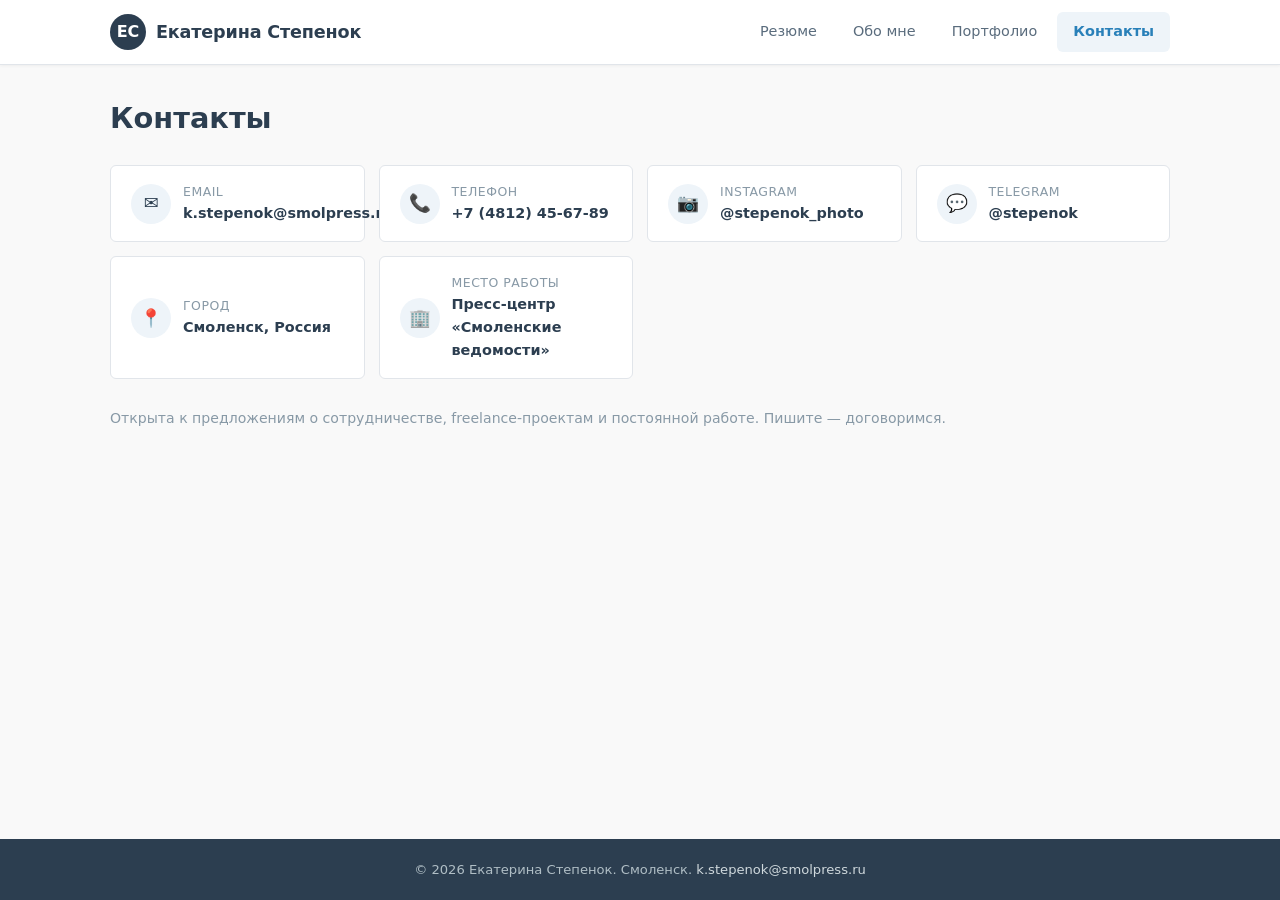
<file: contacts.html>
<!DOCTYPE html>
<html lang="ru">
<head>
    <meta charset="UTF-8">
    <meta name="viewport" content="width=device-width, initial-scale=1.0">
    <meta name="description" content="Контакты Екатерины Степенок — журналиста и фотографа из Смоленска.">
    <title>Контакты — Екатерина Степенок</title>
    <link rel="stylesheet" href="css/style.css">
</head>
<body>

    <header class="header">
        <div class="header__inner">
            <a href="index.html" class="header__logo">
                <span class="header__logo-icon">ЕС</span>
                Екатерина Степенок
            </a>
            <button class="burger" aria-label="Меню">
                <span></span><span></span><span></span>
            </button>
            <nav class="nav">
                <a href="index.html" class="nav__link">Резюме</a>
                <a href="about.html" class="nav__link">Обо мне</a>
                <a href="portfolio.html" class="nav__link">Портфолио</a>
                <a href="contacts.html" class="nav__link active">Контакты</a>
            </nav>
        </div>
    </header>

    <main class="main">

        <h1 style="font-size:1.8rem;font-weight:700;margin-bottom:24px;">Контакты</h1>

        <div class="contacts-grid">
            <a href="mailto:k.stepenok@smolpress.ru" class="contact-card">
                <span class="contact-card__icon">✉</span>
                <div>
                    <div class="contact-card__label">Email</div>
                    <div class="contact-card__value">k.stepenok@smolpress.ru</div>
                </div>
            </a>
            <a href="tel:+74812456789" class="contact-card">
                <span class="contact-card__icon">📞</span>
                <div>
                    <div class="contact-card__label">Телефон</div>
                    <div class="contact-card__value">+7 (4812) 45-67-89</div>
                </div>
            </a>
            <a href="#" class="contact-card">
                <span class="contact-card__icon">📷</span>
                <div>
                    <div class="contact-card__label">Instagram</div>
                    <div class="contact-card__value">@stepenok_photo</div>
                </div>
            </a>
            <a href="#" class="contact-card">
                <span class="contact-card__icon">💬</span>
                <div>
                    <div class="contact-card__label">Telegram</div>
                    <div class="contact-card__value">@stepenok</div>
                </div>
            </a>
            <a href="#" class="contact-card">
                <span class="contact-card__icon">📍</span>
                <div>
                    <div class="contact-card__label">Город</div>
                    <div class="contact-card__value">Смоленск, Россия</div>
                </div>
            </a>
            <div class="contact-card">
                <span class="contact-card__icon">🏢</span>
                <div>
                    <div class="contact-card__label">Место работы</div>
                    <div class="contact-card__value">Пресс-центр «Смоленские ведомости»</div>
                </div>
            </div>
        </div>

        <p style="margin-top:28px;color:var(--text-muted);font-size:0.88rem;">
            Открыта к предложениям о сотрудничестве, freelance-проектам и постоянной работе. Пишите — договоримся.
        </p>

    </main>

    <footer class="footer">
        <p>© 2026 Екатерина Степенок. Смоленск. <a href="mailto:k.stepenok@smolpress.ru">k.stepenok@smolpress.ru</a></p>
    </footer>

    <script src="js/main.js"></script>
</body>
</html>
</file>
<file: css/style.css>
/* ============================================================
   Резюме Екатерины Степенок — Корпоративный стиль
   ============================================================ */

:root {
    /* Цвета */
    --primary: #2c3e50;
    --primary-light: #34495e;
    --accent: #2980b9;
    --accent-hover: #1a6a9f;
    --gold: #c09550;
    --gold-light: #f8f4ed;
    --bg: #f9f9f9;
    --white: #ffffff;
    --text: #2c3e50;
    --text-light: #5a6c7d;
    --text-muted: #8899a6;
    --border: #e1e5ea;
    --border-light: #edf1f5;
    --success: #27ae60;
    --shadow-sm: 0 1px 3px rgba(0, 0, 0, 0.05);
    --shadow: 0 2px 8px rgba(0, 0, 0, 0.07);
    --shadow-lg: 0 8px 30px rgba(0, 0, 0, 0.1);
    --radius: 6px;
    --radius-lg: 10px;
    --transition: 0.25s ease;
    --font: 'Segoe UI', system-ui, -apple-system, sans-serif;
    --max-width: 1100px;
}

/* Сброс */
*,
*::before,
*::after {
    margin: 0;
    padding: 0;
    box-sizing: border-box;
}

html {
    scroll-behavior: smooth;
}

body {
    font-family: var(--font);
    background: var(--bg);
    color: var(--text);
    line-height: 1.6;
    -webkit-font-smoothing: antialiased;
    min-height: 100vh;
    display: flex;
    flex-direction: column;
}

/* ==================== ШАПКА ==================== */
.header {
    background: var(--white);
    border-bottom: 1px solid var(--border);
    position: sticky;
    top: 0;
    z-index: 100;
    box-shadow: var(--shadow-sm);
}

.header__inner {
    max-width: var(--max-width);
    margin: 0 auto;
    padding: 0 20px;
    display: flex;
    align-items: center;
    justify-content: space-between;
    height: 64px;
}

.header__logo {
    display: flex;
    align-items: center;
    gap: 10px;
    text-decoration: none;
    color: var(--primary);
    font-weight: 700;
    font-size: 1.1rem;
    letter-spacing: -0.01em;
}

.header__logo-icon {
    width: 36px;
    height: 36px;
    background: var(--primary);
    color: #fff;
    border-radius: 50%;
    display: flex;
    align-items: center;
    justify-content: center;
    font-size: 1rem;
    font-weight: 700;
    flex-shrink: 0;
}

/* Навигация */
.nav {
    display: flex;
    gap: 4px;
}

.nav__link {
    padding: 8px 16px;
    text-decoration: none;
    color: var(--text-light);
    font-weight: 500;
    font-size: 0.9rem;
    border-radius: var(--radius);
    transition: all var(--transition);
}

.nav__link:hover {
    color: var(--accent);
    background: #f5f8fb;
}

.nav__link.active {
    color: var(--accent);
    background: #eef4f9;
    font-weight: 600;
}

/* Бургер */
.burger {
    display: none;
    flex-direction: column;
    gap: 5px;
    cursor: pointer;
    padding: 4px;
    background: none;
    border: none;
}

.burger span {
    width: 24px;
    height: 2px;
    background: var(--primary);
    border-radius: 2px;
    transition: all var(--transition);
}

/* ==================== ОСНОВНОЙ КОНТЕНТ ==================== */
.main {
    flex: 1;
    max-width: var(--max-width);
    margin: 0 auto;
    padding: 30px 20px 60px;
    width: 100%;
}

/* ==================== ГЕРОЙ (главная) ==================== */
.hero {
    display: grid;
    grid-template-columns: 280px 1fr;
    gap: 36px;
    align-items: start;
    margin-bottom: 40px;
}

.hero__photo-wrap {
    position: sticky;
    top: 84px;
}

.hero__photo {
    width: 100%;
    aspect-ratio: 3/4;
    object-fit: cover;
    border-radius: var(--radius-lg);
    box-shadow: var(--shadow-lg);
    background: #e8ecf0;
    transition: transform var(--transition);
}

.hero__photo:hover {
    transform: scale(1.02);
}

.hero__content h1 {
    font-size: 2.2rem;
    font-weight: 700;
    letter-spacing: -0.03em;
    color: var(--primary);
    margin-bottom: 4px;
}

.hero__subtitle {
    font-size: 1.05rem;
    color: var(--accent);
    font-weight: 600;
    margin-bottom: 6px;
}

.hero__meta {
    font-size: 0.88rem;
    color: var(--text-muted);
    display: flex;
    gap: 16px;
    flex-wrap: wrap;
    margin-bottom: 20px;
}

.hero__divider {
    width: 50px;
    height: 3px;
    background: var(--gold);
    border-radius: 2px;
    margin-bottom: 18px;
}

.hero__text {
    font-size: 0.95rem;
    color: var(--text-light);
    line-height: 1.75;
    max-width: 560px;
}

/* Блок с быстрыми фактами */
.quick-facts {
    display: grid;
    grid-template-columns: repeat(auto-fit, minmax(150px, 1fr));
    gap: 14px;
    margin-top: 24px;
}

.quick-fact {
    background: var(--white);
    border: 1px solid var(--border);
    border-radius: var(--radius);
    padding: 16px;
    text-align: center;
    transition: all var(--transition);
}

.quick-fact:hover {
    box-shadow: var(--shadow);
    border-color: #d0d8e0;
    transform: translateY(-1px);
}

.quick-fact__num {
    font-size: 1.6rem;
    font-weight: 700;
    color: var(--accent);
}

.quick-fact__label {
    font-size: 0.78rem;
    color: var(--text-muted);
    text-transform: uppercase;
    letter-spacing: 0.04em;
    margin-top: 2px;
}

/* ==================== СЕКЦИИ ==================== */
.section {
    margin-bottom: 36px;
}

.section__title {
    font-size: 1.1rem;
    font-weight: 700;
    text-transform: uppercase;
    letter-spacing: 0.05em;
    color: var(--primary);
    margin-bottom: 16px;
    padding-bottom: 10px;
    border-bottom: 2px solid var(--border-light);
    display: flex;
    align-items: center;
    gap: 10px;
}

.section__title-icon {
    width: 8px;
    height: 8px;
    background: var(--accent);
    border-radius: 50%;
    flex-shrink: 0;
}

/* Карточка */
.card {
    background: var(--white);
    border: 1px solid var(--border);
    border-radius: var(--radius-lg);
    padding: 24px 28px;
    box-shadow: var(--shadow-sm);
    transition: all var(--transition);
}

.card:hover {
    box-shadow: var(--shadow);
}

/* ==================== ОПЫТ РАБОТЫ ==================== */
.experience-list {
    display: flex;
    flex-direction: column;
    gap: 14px;
}

.exp-item {
    padding: 18px 20px;
    background: #fafbfc;
    border-left: 3px solid var(--accent);
    border-radius: 0 var(--radius) var(--radius) 0;
    transition: all var(--transition);
}

.exp-item:hover {
    background: #f5f8fb;
    transform: translateX(3px);
}

.exp-item__header {
    display: flex;
    justify-content: space-between;
    align-items: baseline;
    flex-wrap: wrap;
    gap: 8px;
}

.exp-item__role {
    font-weight: 700;
    font-size: 1rem;
}

.exp-item__date {
    font-size: 0.8rem;
    color: var(--accent);
    font-weight: 600;
    white-space: nowrap;
}

.exp-item__company {
    font-size: 0.88rem;
    color: var(--text-light);
    font-weight: 500;
}

.exp-item__desc {
    font-size: 0.85rem;
    color: var(--text-muted);
    margin-top: 4px;
}

/* ==================== НАВЫКИ ==================== */
.skills-grid {
    display: grid;
    grid-template-columns: repeat(auto-fit, minmax(200px, 1fr));
    gap: 12px;
}

.skill-item {
    display: flex;
    align-items: center;
    gap: 10px;
    padding: 10px 14px;
    background: #fafbfc;
    border-radius: var(--radius);
    font-weight: 600;
    font-size: 0.88rem;
    transition: all var(--transition);
    cursor: default;
}

.skill-item:hover {
    background: #eef4f9;
    transform: translateX(3px);
}

.skill-item__dot {
    width: 8px;
    height: 8px;
    border-radius: 50%;
    background: var(--accent);
    flex-shrink: 0;
}

/* ==================== ПОРТФОЛИО ==================== */
.portfolio-grid {
    display: grid;
    grid-template-columns: repeat(auto-fit, minmax(280px, 1fr));
    gap: 18px;
}

.portfolio-card {
    background: var(--white);
    border: 1px solid var(--border);
    border-radius: var(--radius-lg);
    overflow: hidden;
    transition: all var(--transition);
}

.portfolio-card:hover {
    box-shadow: var(--shadow-lg);
    transform: translateY(-3px);
}

.portfolio-card__img {
    width: 100%;
    height: 200px;
    object-fit: cover;
    background: #e8ecf0;
}

.portfolio-card__body {
    padding: 16px 20px;
}

.portfolio-card__title {
    font-weight: 700;
    font-size: 0.95rem;
}

.portfolio-card__desc {
    font-size: 0.82rem;
    color: var(--text-muted);
    margin-top: 4px;
}

.portfolio-card__tags {
    display: flex;
    gap: 6px;
    flex-wrap: wrap;
    margin-top: 8px;
}

.portfolio-card__tag {
    font-size: 0.72rem;
    background: #eef4f9;
    color: var(--accent);
    padding: 3px 10px;
    border-radius: 50px;
    font-weight: 600;
}

/* ==================== КОНТАКТЫ ==================== */
.contacts-grid {
    display: grid;
    grid-template-columns: repeat(auto-fit, minmax(220px, 1fr));
    gap: 14px;
}

.contact-card {
    display: flex;
    align-items: center;
    gap: 12px;
    padding: 16px 20px;
    background: var(--white);
    border: 1px solid var(--border);
    border-radius: var(--radius);
    text-decoration: none;
    color: var(--text);
    transition: all var(--transition);
}

.contact-card:hover {
    border-color: var(--accent);
    box-shadow: var(--shadow);
    transform: translateY(-1px);
}

.contact-card__icon {
    width: 40px;
    height: 40px;
    border-radius: 50%;
    background: #eef4f9;
    display: flex;
    align-items: center;
    justify-content: center;
    font-size: 1.1rem;
    flex-shrink: 0;
    transition: all var(--transition);
}

.contact-card:hover .contact-card__icon {
    background: var(--accent);
    color: #fff;
}

.contact-card__label {
    font-size: 0.78rem;
    color: var(--text-muted);
    text-transform: uppercase;
    letter-spacing: 0.04em;
}

.contact-card__value {
    font-weight: 600;
    font-size: 0.9rem;
}

/* ==================== СТРАНИЦА "ОБО МНЕ" ==================== */
.about-layout {
    display: grid;
    grid-template-columns: 1fr 1fr;
    gap: 24px;
}

.about-full {
    grid-column: 1 / -1;
}

/* ==================== ФУТЕР ==================== */
.footer {
    background: var(--primary);
    color: #b0bec5;
    text-align: center;
    padding: 20px;
    font-size: 0.82rem;
    margin-top: auto;
}

.footer a {
    color: #cfd8dc;
    text-decoration: none;
}

.footer a:hover {
    color: #fff;
}

/* ==================== АДАПТИВ ==================== */
@media (max-width: 768px) {
    .hero {
        grid-template-columns: 1fr;
    }
    .hero__photo-wrap {
        position: static;
        max-width: 240px;
        margin: 0 auto;
    }
    .hero__content h1 {
        font-size: 1.7rem;
    }
    .about-layout {
        grid-template-columns: 1fr;
    }
    .nav {
        display: none;
        flex-direction: column;
        position: absolute;
        top: 64px;
        left: 0;
        right: 0;
        background: var(--white);
        border-bottom: 1px solid var(--border);
        padding: 8px 20px;
        box-shadow: var(--shadow);
    }
    .nav.open {
        display: flex;
    }
    .burger {
        display: flex;
    }
    .header__inner {
        padding: 0 16px;
    }
}

/* ==================== ДОПОЛНИТЕЛЬНЫЕ БЛОКИ РЕЗЮМЕ ==================== */

/* Сертификаты */
.cert-list {
    display: grid;
    grid-template-columns: repeat(auto-fit, minmax(240px, 1fr));
    gap: 12px;
}
.cert-item {
    display: flex;
    align-items: center;
    gap: 12px;
    padding: 14px 16px;
    background: #fafbfc;
    border: 1px solid var(--border);
    border-radius: var(--radius);
    transition: all var(--transition);
}
.cert-item:hover {
    box-shadow: var(--shadow);
    border-color: #d0d8e0;
}
.cert-item__icon {
    font-size: 1.4rem;
    flex-shrink: 0;
}
.cert-item__info h4 {
    font-weight: 700;
    font-size: 0.9rem;
}
.cert-item__info p {
    font-size: 0.78rem;
    color: var(--text-muted);
}

/* Публикации */
.publications-list {
    display: flex;
    flex-direction: column;
    gap: 6px;
}
.pub-item {
    padding: 10px 14px;
    font-size: 0.88rem;
    border-left: 3px solid transparent;
    transition: all var(--transition);
    color: var(--text-light);
}
.pub-item:hover {
    border-left-color: var(--accent);
    background: #fafbfc;
}
.pub-item strong {
    color: var(--primary);
}

/* Достижения */
.achievements-grid {
    display: grid;
    grid-template-columns: repeat(auto-fit, minmax(220px, 1fr));
    gap: 12px;
}
.achievement-card {
    padding: 16px;
    background: #fdfaf7;
    border: 1px solid var(--gold-light);
    border-radius: var(--radius);
    text-align: center;
    transition: all var(--transition);
}
.achievement-card:hover {
    background: #fff;
    box-shadow: var(--shadow);
    transform: translateY(-2px);
}
.achievement-card__icon {
    font-size: 1.6rem;
    margin-bottom: 6px;
}
.achievement-card__text {
    font-weight: 600;
    font-size: 0.88rem;
}

/* Техника */
.equipment-list {
    display: flex;
    flex-wrap: wrap;
    gap: 12px;
}
.equipment-item {
    padding: 10px 16px;
    background: #fff;
    border: 1px solid var(--border);
    border-radius: 60px;
    font-size: 0.84rem;
    font-weight: 600;
    transition: all var(--transition);
    cursor: default;
}
.equipment-item:hover {
    border-color: var(--accent);
    background: #eef4f9;
}

/* Рекомендации */
.recommendation-card {
    padding: 18px 20px;
    background: #fafbfc;
    border-radius: var(--radius);
    border: 1px solid var(--border-light);
    font-style: italic;
    margin-bottom: 10px;
    position: relative;
}
.recommendation-card::before {
    content: '«';
    font-size: 3rem;
    color: var(--gold);
    position: absolute;
    top: -4px;
    left: 10px;
    opacity: 0.3;
}
.recommendation-card__text {
    font-size: 0.88rem;
    color: var(--text-light);
    padding-left: 20px;
}
.recommendation-card__author {
    font-style: normal;
    font-weight: 700;
    font-size: 0.82rem;
    margin-top: 8px;
    padding-left: 20px;
    color: var(--primary);
}
.recommendation-card__author span {
    font-weight: 400;
    color: var(--text-muted);
}
</file>
